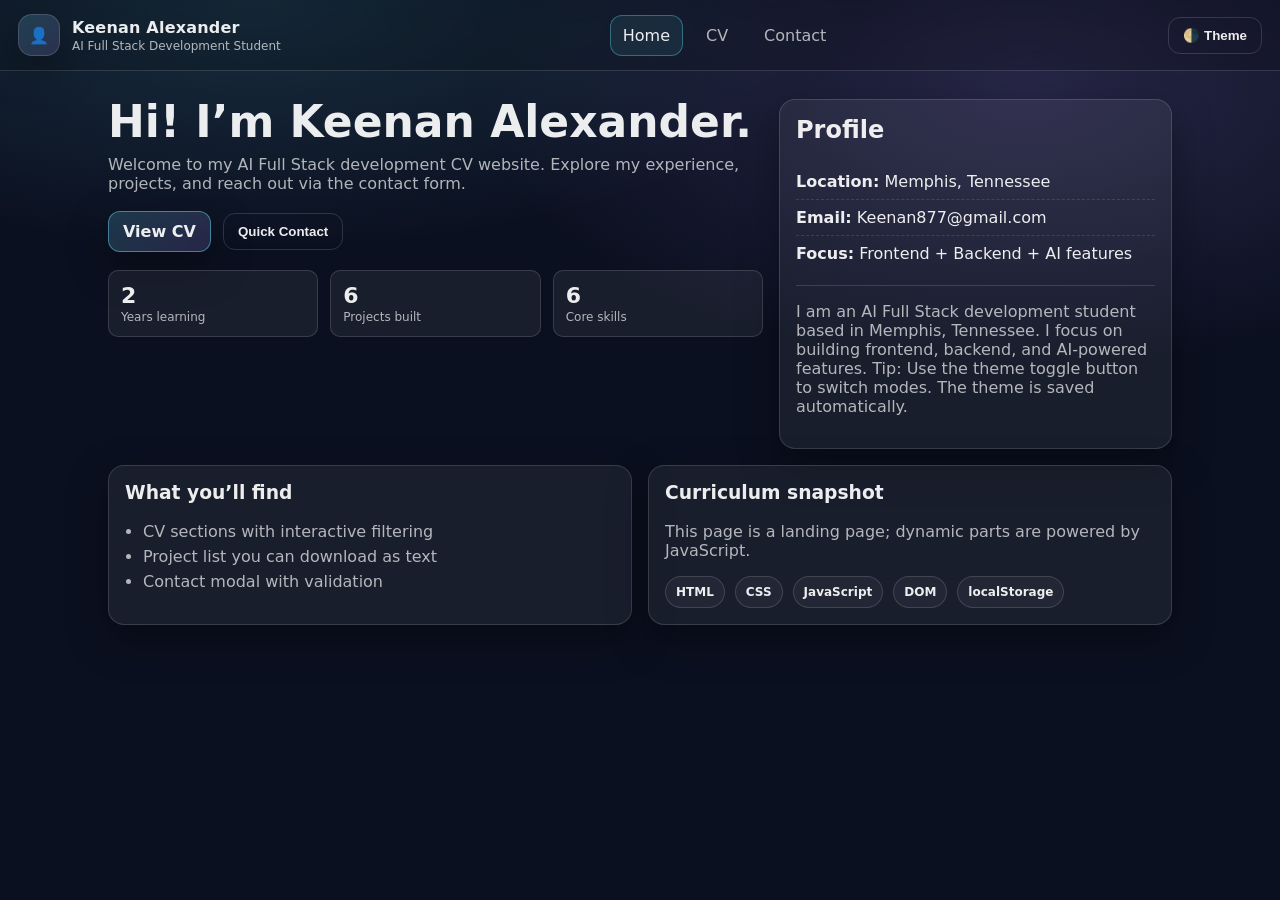
<file: index.html>
<!doctype html>
<html lang="en">
<head>
  <meta charset="UTF-8" />
  <meta name="viewport" content="width=device-width, initial-scale=1.0"/>
  <title>My CV | Home</title>
  <link rel="stylesheet" href="styles.css"/>
</head>
<body>
  <header class="topbar">
    <div class="brand">
      <div class="avatar" aria-hidden="true">👤</div>
      <div>
        <div class="brand-name">Keenan Alexander</div>
        <div class="brand-role">AI Full Stack Development Student</div>
      </div>
    </div>

    <nav class="nav">
      <a href="index.html" class="nav-link is-active" data-active="home">Home</a>
      <a href="cv.html" class="nav-link" data-active="cv">CV</a>
      <a href="contact.html" class="nav-link" data-active="contact">Contact</a>
    </nav>

    <div class="actions">
      <button class="btn btn-ghost" id="themeToggle" type="button" aria-label="Toggle theme">
        🌗 Theme
      </button>
    </div>
  </header>

  <main class="container">
    <section class="hero">
      <div class="hero-copy">
        <h1>Hi! I’m Keenan Alexander.</h1>
        <p class="lead">
          Welcome to my AI Full Stack development CV website. Explore my experience, projects,
          and reach out via the contact form.
        </p>

        <div class="hero-cta">
          <a class="btn" href="cv.html">View CV</a>
          <button class="btn btn-ghost" id="openContactBtn" type="button">Quick Contact</button>
        </div>

        <div class="stat-row" aria-label="Highlights">
          <div class="stat">
            <div class="stat-num" id="statYear">0</div>
            <div class="stat-label">Years learning</div>
          </div>
          <div class="stat">
            <div class="stat-num" id="statProjects">0</div>
            <div class="stat-label">Projects built</div>
          </div>
          <div class="stat">
            <div class="stat-num" id="statSkills">0</div>
            <div class="stat-label">Core skills</div>
          </div>
        </div>
      </div>

      <aside class="hero-card" aria-label="Profile card">
        <h2 class="card-title">Profile</h2>
        <ul class="card-list">
          <li><strong>Location:</strong> Memphis, Tennessee</li>
          <li><strong>Email:</strong> Keenan877@gmail.com</li>
          <li><strong>Focus:</strong> Frontend + Backend + AI features</li>
        </ul>

        <div class="divider"></div>

        <p class="muted">
            I am an AI Full Stack development student based in Memphis, Tennessee.
            I focus on building frontend, backend, and AI-powered features.          Tip: Use the theme toggle button to switch modes. The theme is saved automatically.
        </p>
      </aside>
    </section>

    <section class="grid">
      <article class="panel">
        <h3>What you’ll find</h3>
        <ul class="checklist">
          <li>CV sections with interactive filtering</li>
          <li>Project list you can download as text</li>
          <li>Contact modal with validation</li>
        </ul>
      </article>

      <article class="panel">
        <h3>Curriculum snapshot</h3>
        <p class="muted">This page is a landing page; dynamic parts are powered by JavaScript.</p>
        <div class="tags">
          <span class="tag">HTML</span>
          <span class="tag">CSS</span>
          <span class="tag">JavaScript</span>
          <span class="tag">DOM</span>
          <span class="tag">localStorage</span>
        </div>
      </article>
    </section>
  </main>

  <!-- Modal (used by index page quick contact) -->
  <div class="modal-backdrop" id="contactBackdrop" hidden></div>
  <div class="modal" id="contactModal" role="dialog" aria-modal="true" aria-labelledby="contactModalTitle" hidden>
    <div class="modal-header">
      <h2 id="contactModalTitle">Quick Contact</h2>
      <button class="icon-btn" id="closeContactBtn" type="button" aria-label="Close">✕</button>
    </div>

    <form id="quickContactForm" class="modal-body">
      <label>
        Name
        <input type="text" name="name" id="qcName" required minlength="2" />
      </label>

      <label>
        Email
        <input type="email" name="email" id="qcEmail" required />
      </label>

      <label>
        Message
        <textarea name="message" id="qcMessage" required minlength="5"></textarea>
      </label>

      <div class="form-row">
        <button class="btn" type="submit">Send</button>
        <div class="muted" id="qcStatus" aria-live="polite"></div>
      </div>
    </form>
  </div>

  <script src="index.js"></script>
</body>
</html>
</file>
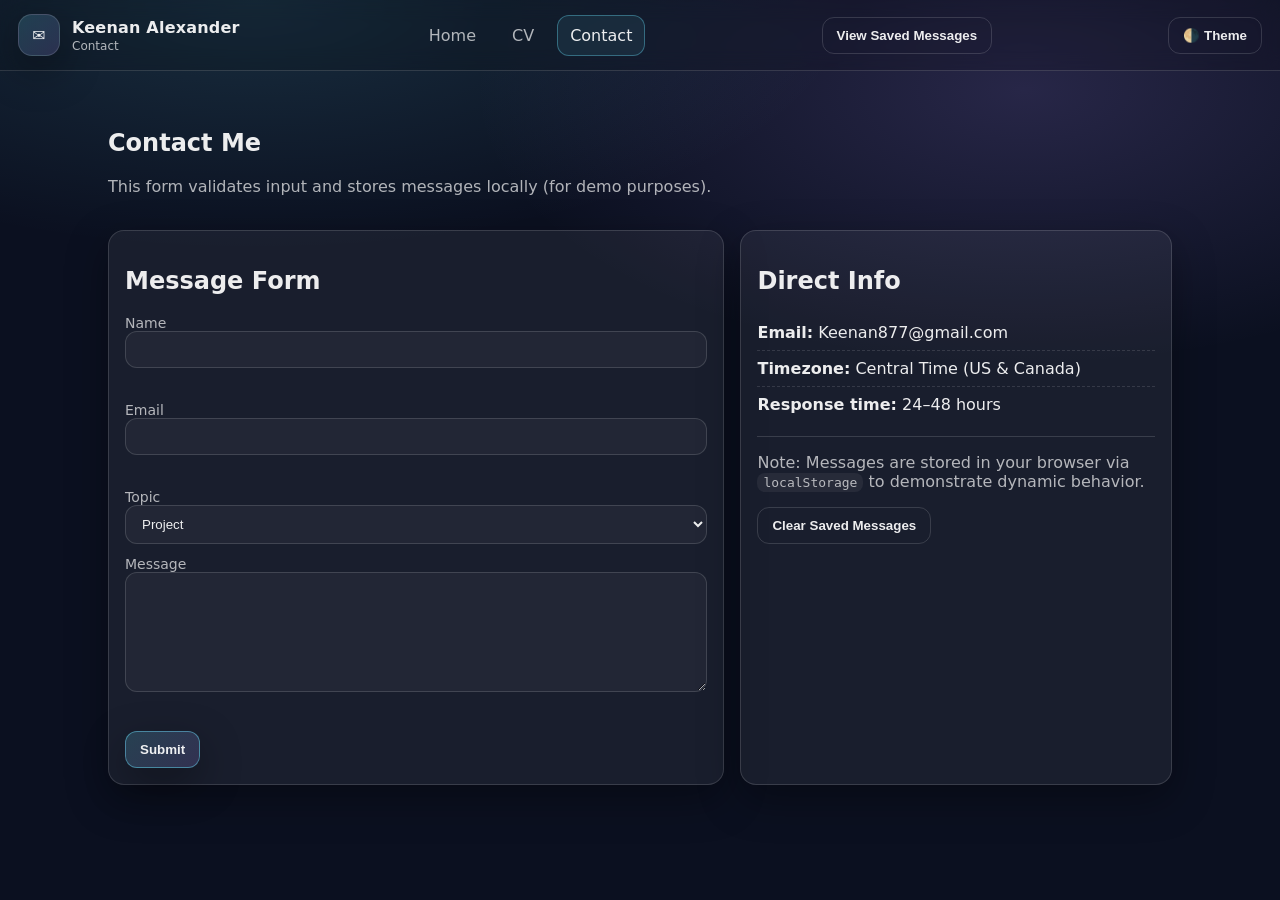
<file: contact.html>
<!doctype html>
<html lang="en">
<head>
  <meta charset="UTF-8" />
  <meta name="viewport" content="width=device-width, initial-scale=1.0"/>
  <title>My CV | Contact</title>
  <link rel="stylesheet" href="styles.css"/>
</head>
<body>

  <header class="topbar">
    <div class="brand">
      <div class="avatar" aria-hidden="true">✉️</div>
      <div>
        <div class="brand-name">Keenan Alexander</div>
        <div class="brand-role">Contact</div>
      </div>
    </div>

    <nav class="nav">
      <a href="index.html" class="nav-link" data-active="home">Home</a>
      <a href="cv.html" class="nav-link" data-active="cv">CV</a>
      <a href="contact.html" class="nav-link is-active" data-active="contact">Contact</a>
    </nav>

    <div class="actions">
      <button class="btn btn-ghost" id="openHistoryBtn" type="button">View Saved Messages</button>
    </div>

    <div class="actions">
      <button class="btn btn-ghost" id="themeToggle" type="button" aria-label="Toggle theme">
        🌗 Theme
      </button>
    </div>
  </header>

  <main class="container">
    <section class="page-head">
      <div>
        <h1>Contact Me</h1>
        <p class="muted">This form validates input and stores messages locally (for demo purposes).</p>
      </div>
    </section>

    <section class="contact-grid">
      <form class="panel" id="contactForm">
        <h2>Message Form</h2>

        <label>
          Name
          <input type="text" name="name" id="name" required minlength="2" />
          <span class="field-error" id="errName" aria-live="polite"></span>
        </label>

        <label>
          Email
          <input type="email" name="email" id="email" required />
          <span class="field-error" id="errEmail" aria-live="polite"></span>
        </label>

        <label>
          Topic
          <select name="topic" id="topic">
            <option value="Project">Project</option>
            <option value="Job">Job</option>
            <option value="Collaboration">Collaboration</option>
            <option value="Other">Other</option>
          </select>
        </label>

        <label>
          Message
          <textarea name="message" id="message" required minlength="10"></textarea>
          <span class="field-error" id="errMessage" aria-live="polite"></span>
        </label>

        <div class="form-row">
          <button class="btn" type="submit">Submit</button>
          <div class="muted" id="submitStatus" aria-live="polite"></div>
        </div>
      </form>

      <aside class="panel">
        <h2>Direct Info</h2>
        <ul class="card-list">
          <li><strong>Email:</strong> Keenan877@gmail.com</li>
          <li><strong>Timezone:</strong> Central Time (US & Canada)</li>
          <li><strong>Response time:</strong> 24–48 hours</li>
        </ul>
        <div class="divider"></div>
        <p class="muted">
          Note: Messages are stored in your browser via <code>localStorage</code> to demonstrate dynamic behavior.
        </p>
        <button class="btn btn-ghost" id="clearHistoryBtn" type="button">Clear Saved Messages</button>
      </aside>
    </section>
  </main>

  <!-- Modal for message history -->
  <div class="modal-backdrop" id="historyBackdrop" hidden></div>
  <div class="modal" id="historyModal" role="dialog" aria-modal="true" aria-labelledby="historyTitle" hidden>
    <div class="modal-header">
      <h2 id="historyTitle">Saved Messages</h2>
      <button class="icon-btn" id="closeHistoryBtn" type="button" aria-label="Close">✕</button>
    </div>

    <div class="modal-body">
      <div id="historyList" class="history-list"></div>
      <div class="muted" id="historyEmpty" hidden>No saved messages yet.</div>
    </div>
  </div>

  <script src="contact.js"></script>
</body>
</html>
</file>
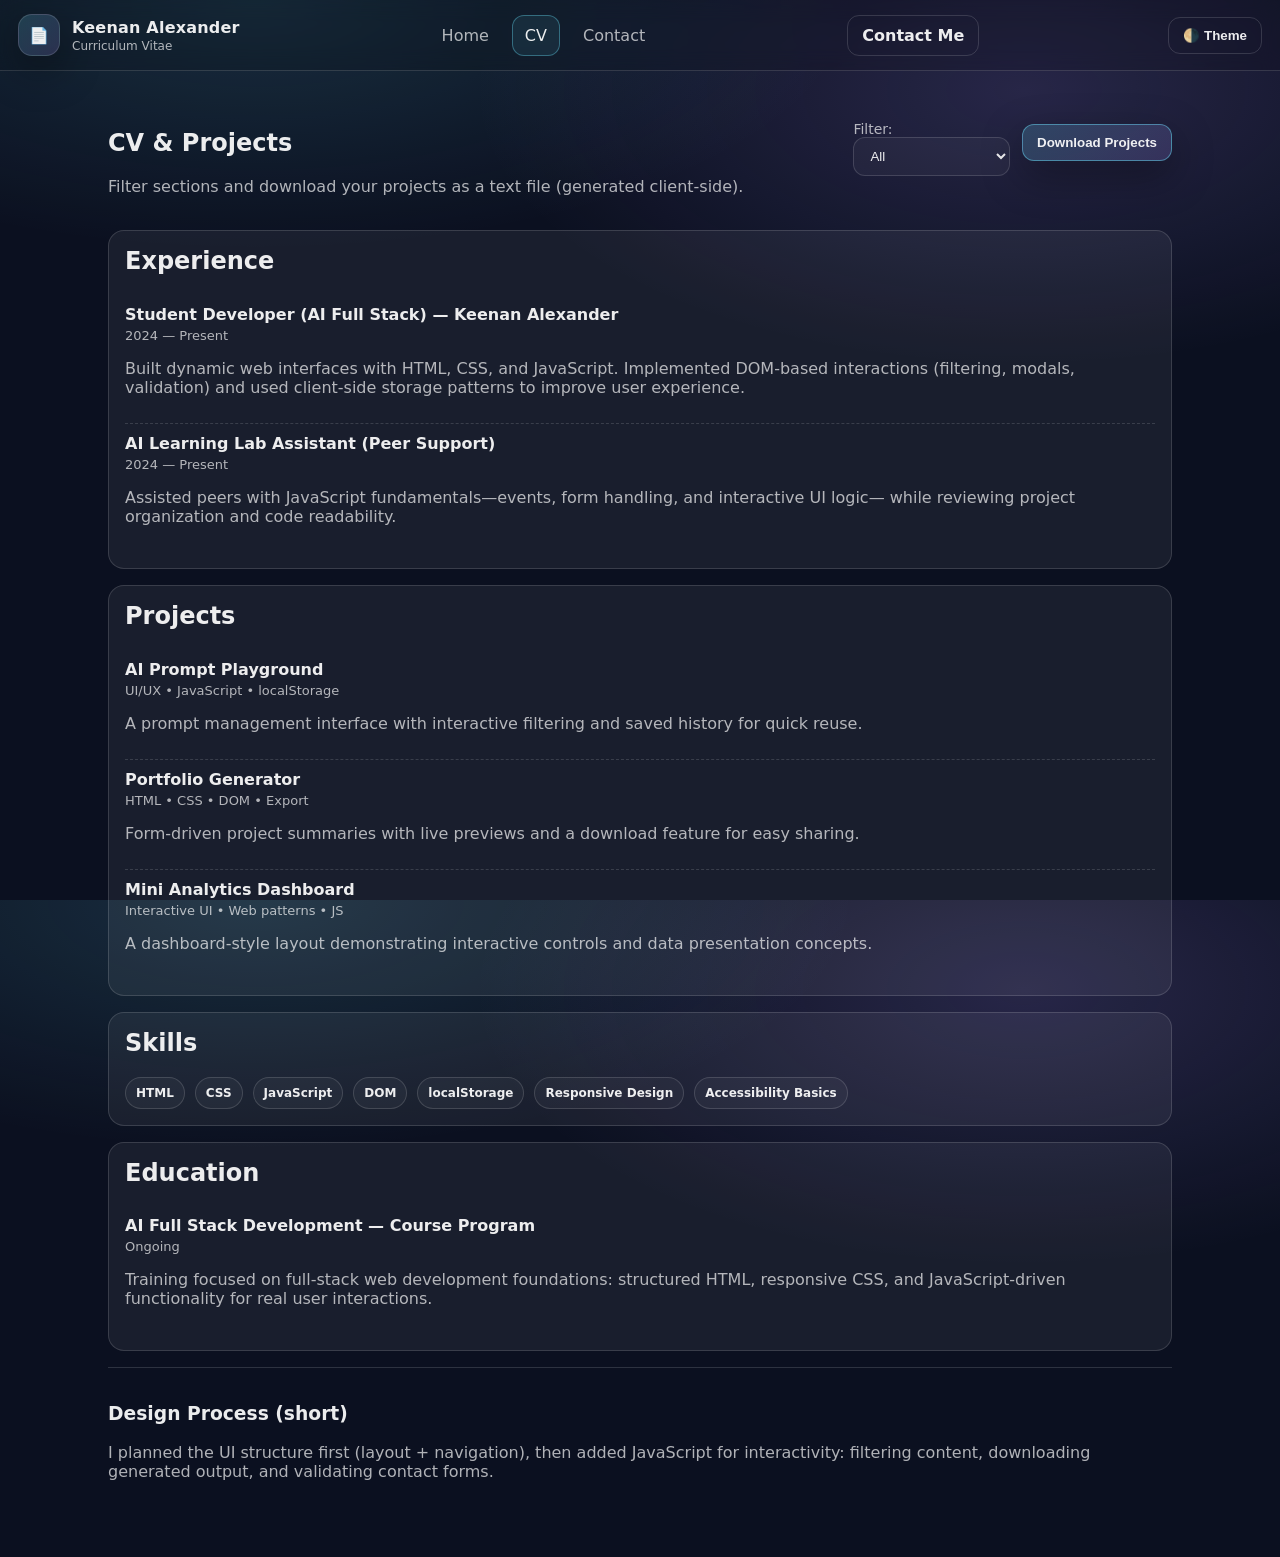
<file: cv.html>
<!doctype html>
<html lang="en">
<head>
  <meta charset="UTF-8" />
  <meta name="viewport" content="width=device-width, initial-scale=1.0"/>
  <title>My CV | CV</title>
  <link rel="stylesheet" href="styles.css"/>
</head>
<body>
  <header class="topbar">
    <div class="brand">
      <div class="avatar" aria-hidden="true">📄</div>
      <div>
        <div class="brand-name">Keenan Alexander</div>
        <div class="brand-role">Curriculum Vitae</div>
      </div>
    </div>

    <nav class="nav">
      <a href="index.html" class="nav-link" data-active="home">Home</a>
      <a href="cv.html" class="nav-link is-active" data-active="cv">CV</a>
      <a href="contact.html" class="nav-link" data-active="contact">Contact</a>
    </nav>

    <div class="actions">
      <a class="btn btn-ghost" href="contact.html">Contact Me</a>
    </div>

    <div class="actions">
      <button class="btn btn-ghost" id="themeToggle" type="button" aria-label="Toggle theme">
        🌗 Theme
      </button>
    </div>
  </header>

  <main class="container">
    <section class="page-head">
      <div>
        <h1>CV & Projects</h1>
        <p class="muted">
          Filter sections and download your projects as a text file (generated client-side).
        </p>
      </div>

      <div class="controls">
        <label class="control">
          Filter:
          <select id="sectionFilter">
            <option value="all" selected>All</option>
            <option value="experience">Experience</option>
            <option value="projects">Projects</option>
            <option value="skills">Skills</option>
            <option value="education">Education</option>
          </select>
        </label>

        <button class="btn" id="downloadProjectsBtn" type="button">Download Projects</button>
      </div>
    </section>

<section class="cv" aria-label="CV Content">
<div class="cv-block" data-section="experience">
    <h2>Experience</h2>
    <div class="item">
    <div class="item-title">Student Developer (AI Full Stack) — Keenan Alexander</div>
    <div class="item-meta">2024 — Present</div>
        <p class="muted">
        Built dynamic web interfaces with HTML, CSS, and JavaScript. Implemented DOM-based interactions
        (filtering, modals, validation) and used client-side storage patterns to improve user experience.
        </p>
    </div>

  <div class="item">
    <div class="item-title">AI Learning Lab Assistant (Peer Support)</div>
    <div class="item-meta">2024 — Present</div>
    <p class="muted">
      Assisted peers with JavaScript fundamentals—events, form handling, and interactive UI logic—
      while reviewing project organization and code readability.
    </p>
  </div>
</div>


<div class="cv-block" data-section="projects">
  <h2>Projects</h2>

  <div class="item project" data-project>
    <div class="item-title">AI Prompt Playground</div>
    <div class="item-meta">UI/UX • JavaScript • localStorage</div>
    <p class="muted">
      A prompt management interface with interactive filtering and saved history for quick reuse.
    </p>
  </div>

  <div class="item project" data-project>
    <div class="item-title">Portfolio Generator</div>
    <div class="item-meta">HTML • CSS • DOM • Export</div>
    <p class="muted">
      Form-driven project summaries with live previews and a download feature for easy sharing.
    </p>
  </div>

  <div class="item project" data-project>
    <div class="item-title">Mini Analytics Dashboard</div>
    <div class="item-meta">Interactive UI • Web patterns • JS</div>
    <p class="muted">
      A dashboard-style layout demonstrating interactive controls and data presentation concepts.
    </p>
  </div>
</div>


      <div class="cv-block" data-section="skills">
        <h2>Skills</h2>
        <div class="tags" id="skillsTags">
          <span class="tag">HTML</span>
          <span class="tag">CSS</span>
          <span class="tag">JavaScript</span>
          <span class="tag">DOM</span>
          <span class="tag">localStorage</span>
          <span class="tag">Responsive Design</span>
          <span class="tag">Accessibility Basics</span>
        </div>
      </div>

      <div class="cv-block" data-section="education">
        <h2>Education</h2>
        <div class="item">
        <div class="item-title">AI Full Stack Development — Course Program</div>
        <div class="item-meta">Ongoing</div>
        <p class="muted">
        Training focused on full-stack web development foundations: structured HTML, responsive CSS,
         and JavaScript-driven functionality for real user interactions.
        </p>
        </div>
    </div>


      <div class="empty-state" id="emptyState" hidden>
        No sections match your filter.
      </div>
    </section>

    <section class="note">
      <h3>Design Process (short)</h3>
      <p class="muted">
        I planned the UI structure first (layout + navigation), then added JavaScript for interactivity:
        filtering content, downloading generated output, and validating contact forms.
      </p>
    </section>
  </main>

  <script src="cv.js"></script>
</body>
</html>
</file>
<file: styles.css>
/* ====== Base / Theme ====== */
:root{
  --bg: #0b1020;
  --panel: rgba(255,255,255,0.06);
  --panel-2: rgba(255,255,255,0.08);
  --text: rgba(255,255,255,0.92);
  --muted: rgba(255,255,255,0.68);
  --border: rgba(255,255,255,0.14);
  --accent: #6ae4ff;
  --accent-2: #a78bfa;
  --danger: #ff6b6b;
  --success: #4ade80;
  --shadow: 0 14px 40px rgba(0,0,0,0.35);
  --radius: 16px;
  --radius-sm: 10px;
  --focus: 0 0 0 3px rgba(106, 228, 255, 0.25);
  --grid-gap: 16px;
}

[data-theme="light"]{
  --bg: #f6f7fb;
  --panel: rgba(0,0,0,0.04);
  --panel-2: rgba(0,0,0,0.06);
  --text: rgba(10,14,25,0.92);
  --muted: rgba(10,14,25,0.65);
  --border: rgba(10,14,25,0.14);
  --accent: #0ea5e9;
  --accent-2: #7c3aed;
  --danger: #e11d48;
  --success: #16a34a;
  --shadow: 0 14px 40px rgba(0,0,0,0.12);
  --focus: 0 0 0 3px rgba(14, 165, 233, 0.2);
}

*{ box-sizing: border-box; }
html, body { height: 100%; }
body{
  margin: 0;
  font-family: system-ui, -apple-system, Segoe UI, Roboto, Helvetica, Arial, "Apple Color Emoji","Segoe UI Emoji";
  background: radial-gradient(1200px 500px at 20% 0%, rgba(106,228,255,0.14), transparent 50%),
              radial-gradient(1000px 500px at 80% 10%, rgba(167,139,250,0.18), transparent 55%),
              var(--bg);
  color: var(--text);
}

a{ color: inherit; text-decoration: none; }
code{ background: var(--panel); padding: 2px 6px; border-radius: 8px; }

.container{
  max-width: 1100px;
  margin: 0 auto;
  padding: 28px 18px 60px;
}

.topbar{
  position: sticky;
  top: 0;
  z-index: 10;
  backdrop-filter: blur(10px);
  background: rgba(0,0,0,0.15);
  border-bottom: 1px solid var(--border);
  display: flex;
  gap: 16px;
  align-items: center;
  justify-content: space-between;
  padding: 14px 18px;
}

.brand{ display: flex; align-items: center; gap: 12px; }
.avatar{
  width: 42px; height: 42px;
  display: grid; place-items: center;
  border: 1px solid var(--border);
  border-radius: 14px;
  background: linear-gradient(135deg, rgba(106,228,255,0.18), rgba(167,139,250,0.18));
  box-shadow: var(--shadow);
}

.brand-name{ font-weight: 800; letter-spacing: 0.2px; }
.brand-role{ font-size: 12px; color: var(--muted); margin-top: 2px; }

.nav{ display: flex; gap: 10px; align-items: center; }
.nav-link{
  padding: 10px 12px;
  border-radius: 12px;
  border: 1px solid transparent;
  color: var(--muted);
  transition: 160ms ease;
}
.nav-link:hover{
  border-color: var(--border);
  background: var(--panel);
  color: var(--text);
}
.nav-link.is-active{
  border-color: rgba(106,228,255,0.35);
  background: rgba(106,228,255,0.08);
  color: var(--text);
}

.actions{ display: flex; gap: 10px; align-items: center; }

.btn{
  cursor: pointer;
  border: 1px solid rgba(106,228,255,0.45);
  background: linear-gradient(135deg, rgba(106,228,255,0.18), rgba(167,139,250,0.18));
  color: var(--text);
  padding: 10px 14px;
  border-radius: 12px;
  font-weight: 700;
  box-shadow: var(--shadow);
  transition: 160ms ease;
}
.btn:hover{ transform: translateY(-1px); }
.btn:focus{ outline: none; box-shadow: var(--focus), var(--shadow); }

.btn-ghost{
  box-shadow: none;
  background: transparent;
  border-color: var(--border);
  color: var(--text);
}
.btn-ghost:hover{
  background: var(--panel);
}

.btn[disabled]{ opacity: 0.6; cursor: not-allowed; }

.hero{
  display: grid;
  grid-template-columns: 1.25fr 0.75fr;
  gap: var(--grid-gap);
  align-items: start;
}

@media (max-width: 900px){
  .hero{ grid-template-columns: 1fr; }
  .topbar{ flex-wrap: wrap; }
  .nav{ width: 100%; justify-content: center; }
}

.hero-copy h1{
  margin: 0 0 10px;
  font-size: clamp(28px, 4vw, 44px);
  line-height: 1.05;
}
.lead{ margin: 0 0 18px; color: var(--muted); font-size: 16px; }

.hero-cta{ display: flex; gap: 12px; align-items: center; flex-wrap: wrap; }

.stat-row{
  display: grid;
  grid-template-columns: repeat(3, minmax(0, 1fr));
  gap: 12px;
  margin-top: 18px;
}
.stat{
  border: 1px solid var(--border);
  background: var(--panel);
  border-radius: var(--radius-sm);
  padding: 12px;
}
.stat-num{ font-size: 22px; font-weight: 900; }
.stat-label{ color: var(--muted); font-size: 12px; margin-top: 2px; }

.hero-card{
  border: 1px solid var(--border);
  background: var(--panel);
  border-radius: var(--radius);
  padding: 16px;
  box-shadow: var(--shadow);
}
.card-title{ margin-top: 0; }
.card-list{ list-style: none; padding: 0; margin: 10px 0 0; }
.card-list li{ padding: 8px 0; border-bottom: 1px dashed rgba(255,255,255,0.12); }
.card-list li:last-child{ border-bottom: none; }

.divider{ height: 1px; background: var(--border); margin: 14px 0; }

.grid{
  display: grid;
  grid-template-columns: repeat(2, minmax(0,1fr));
  gap: var(--grid-gap);
  margin-top: 16px;
}
@media (max-width: 900px){ .grid{ grid-template-columns: 1fr; } }

.panel{
  border: 1px solid var(--border);
  background: var(--panel);
  border-radius: var(--radius);
  padding: 16px;
  box-shadow: var(--shadow);
}

.panel h3{ margin-top: 0; }

.checklist{ margin: 10px 0 0; padding-left: 18px; color: var(--muted); }
.checklist li{ margin: 6px 0; }

.tags{ display: flex; gap: 10px; flex-wrap: wrap; margin-top: 10px; }
.tag{
  font-weight: 800;
  font-size: 12px;
  padding: 8px 10px;
  border-radius: 999px;
  border: 1px solid var(--border);
  background: rgba(255,255,255,0.04);
}

/* Page head */
.page-head{
  display: flex;
  align-items: flex-start;
  justify-content: space-between;
  gap: 16px;
  flex-wrap: wrap;
  margin: 10px 0 18px;
}
.controls{ display: flex; gap: 12px; align-items: center; flex-wrap: wrap; }
.control{ color: var(--muted); font-size: 14px; }
select, input, textarea{
  width: 100%;
  padding: 10px 12px;
  border-radius: 12px;
  border: 1px solid var(--border);
  background: rgba(255,255,255,0.04);
  color: var(--text);
  outline: none;
}
textarea{ min-height: 120px; resize: vertical; }
input:focus, select:focus, textarea:focus{ box-shadow: var(--focus); }

/* CV */
.cv{
  display: grid;
  gap: var(--grid-gap);
}
.cv-block{
  border: 1px solid var(--border);
  background: var(--panel);
  border-radius: var(--radius);
  padding: 16px;
}
.cv-block h2{ margin-top: 0; }
.item{ padding: 10px 0; border-bottom: 1px dashed rgba(255,255,255,0.14); }
.item:last-child{ border-bottom: none; }
.item-title{ font-weight: 900; }
.item-meta{ color: var(--muted); font-size: 13px; margin: 4px 0; }
.muted{ color: var(--muted); }
.empty-state{
  border: 1px dashed var(--border);
  border-radius: var(--radius);
  padding: 16px;
  color: var(--muted);
}

/* Contact */
.contact-grid{
  display: grid;
  grid-template-columns: 1fr 0.7fr;
  gap: var(--grid-gap);
}
@media (max-width: 900px){ .contact-grid{ grid-template-columns: 1fr; } }

label{
  display: block;
  margin: 12px 0 0;
  color: var(--muted);
  font-size: 14px;
}
.field-error{
  display: block;
  margin-top: 6px;
  color: var(--danger);
  font-size: 12px;
  min-height: 16px;
}
.form-row{ display: flex; gap: 12px; align-items: center; margin-top: 14px; flex-wrap: wrap; }

.note{ margin-top: 16px; border-top: 1px solid var(--border); padding-top: 16px; }

/* Modal */
.modal-backdrop{
  position: fixed; inset: 0;
  background: rgba(0,0,0,0.55);
  z-index: 30;
}
.modal{
  position: fixed;
  z-index: 40;
  top: 50%;
  left: 50%;
  transform: translate(-50%, -50%);
  width: min(680px, calc(100vw - 26px));
  background: rgba(10, 14, 25, 0.85);
  border: 1px solid var(--border);
  border-radius: var(--radius);
  box-shadow: var(--shadow);
  backdrop-filter: blur(10px);
}
[data-theme="light"] .modal{
  background: rgba(255,255,255,0.85);
}
.modal-header{
  display: flex;
  align-items: center;
  justify-content: space-between;
  padding: 14px 16px;
  border-bottom: 1px solid var(--border);
}
.modal-body{ padding: 14px 16px 16px; }
.icon-btn{
  width: 38px; height: 38px;
  border-radius: 12px;
  border: 1px solid var(--border);
  background: transparent;
  color: var(--text);
  cursor: pointer;
}
.icon-btn:focus{ outline: none; box-shadow: var(--focus); }

.history-list{ display: grid; gap: 10px; }
.history-card{
  border: 1px solid var(--border);
  background: var(--panel-2);
  border-radius: 14px;
  padding: 12px;
}
.history-card .row{ display: flex; justify-content: space-between; gap: 10px; flex-wrap: wrap; }
.history-card .topic{ font-weight: 900; }
.history-card .when{ color: var(--muted); font-size: 12px; }
.history-card .body{ margin-top: 8px; white-space: pre-wrap; color: var(--muted); }
</file>
